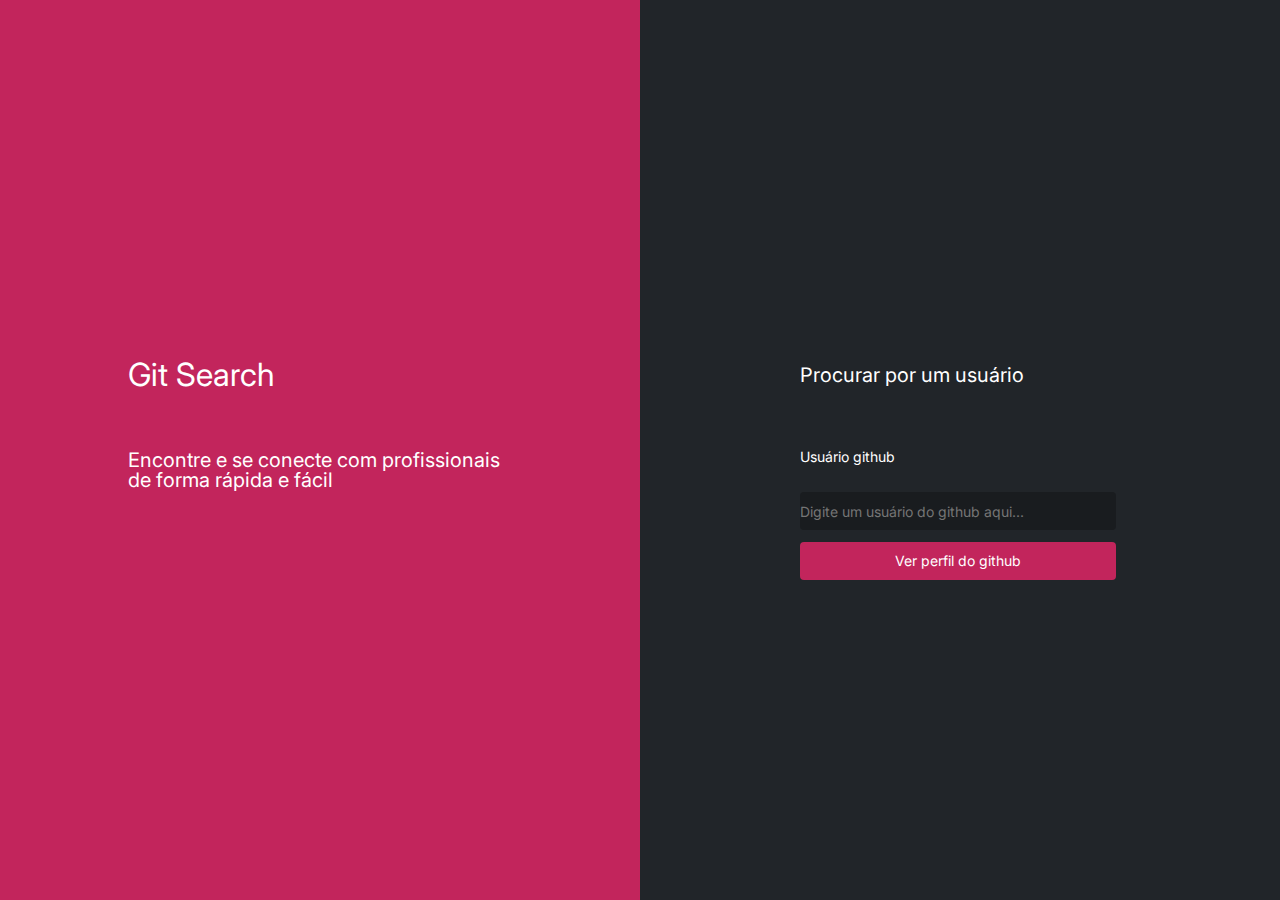
<file: index.html>
<!DOCTYPE html>
<html lang="en">
  <head>
    <meta charset="UTF-8" />
    <meta http-equiv="X-UA-Compatible" content="IE=edge" />
    <meta name="viewport" content="width=device-width, initial-scale=1.0" />

    <!-- FONTES -->
    <link rel="preconnect" href="https://fonts.googleapis.com" />
    <link rel="preconnect" href="https://fonts.gstatic.com" crossorigin />
    <link
      href="https://fonts.googleapis.com/css2?family=Inter:wght@100;200;300;400;500;600;700;800;900&display=swap"
      rel="stylesheet"
    />
    <link rel="stylesheet" href="./src/styles/reset.css">
    <link rel="stylesheet" href="./src/styles/globalStyles.css">
    <link rel="stylesheet" href="./src/styles/sections.css">
    <link rel="stylesheet" href="./src/styles/divs.css">
    <link rel="stylesheet" href="./src/styles/typography.css">
    <link rel="stylesheet" href="./src/styles/inputs.css">
    <link rel="stylesheet" href="./src/styles/buttons.css">
    <link rel="stylesheet" href="./src/styles/imgs.css">
    

    <title>Git Search</title>
  </head>
  <body>
    <section class="main__section">
    </section>
    <script type="module" src="./src/scripts/index.js"></script>
  </body>
</html>
</file>
<file: src/styles/globalStyles.css>
:root {
  --color-brand-1: #c2255c;
  --color-brand-2: #d6336c;
  --color-grey-1: #191c1f;
  --color-grey-2: #212529;
  --color-grey-3: #33363a;
  --color-grey-4: #373b3e;
  --color-grey-6: #a6a8a9;
  --color-grey-7: #ffffff;
  --color-alert: #c22554;
  --font-primary: "Inter", sans-serif;
}

body{
  width: 100%;
}

.body__profile{
  background-color: var(--color-grey-1);
  width: 100%;
  height: 100%;
}

.main__profile{
  display: flex;
  align-items: center;
  justify-content: center;
  background-color: var( --color-grey-2);
}

.bady__error{
  background-color: var(--color-grey-2);
  width: 100%;
}

.main__error{
  display: flex;
  align-items: center;
  justify-content: center;
}
</file>
<file: src/styles/sections.css>
.main__section{
    display: flex;
    flex-direction: row;
    height: 100vh;
}

.sectonProfile{
    width: 70%;
    margin-top: 50px;
}

.sectionError{
    width: 70%;
    height: 100vh;
    display: flex;
    flex-direction: row;
    align-items: center;
    justify-content: center;
}
</file>
<file: src/styles/divs.css>
.divLeft{
    width: 50%;
    height: 100% vh;
    display: flex;
    flex-direction: column;
    align-items: center;
    justify-content: center;
    background-color: var(--color-brand-1);
    color: var(--color-grey-7);
}

.divRight{
    width: 50%;
    display: flex;
    flex-direction: column;
    align-items: center;
    justify-content: center;
    background-color: var(--color-grey-2);
    color: var(--color-grey-7);
}

.divLeftInternal{
    display: flex;
    flex-direction: column;
    height: 300px;
    width: 60%;
}

.divRightInternal
{
    display: flex;
    flex-direction: column;
    height: 300px;
    width: 50%;
}

.card{
    display: flex;
    align-items: center;
    color: var(--color-grey-7);
    font-weight: 500;
    font-size: 24px;
}

.hendlePage{
    display: flex;
    justify-content: space-between;
    padding: 12px;
    margin: 12px;
}

.divErrorleft{
    display: flex;
    flex-direction: column;
    width: 50%;
    height: 250px;
}
</file>
<file: src/styles/typography.css>
.titleLeft{
    display: flex;
    font-size: 32px;
    height: 50%;
    align-items: center;
}
.paragrafLeft{
    font-size: 20px;
    height: 50%;
}

.titleRight{
    height: 50%;
    display: flex;
    align-items: center;
    font-size: 20px;
}

.paragrafRight{
    height: 30px;
    font-size: 14px;
}

.h2User{
    padding: 12px;
    font-size: 24px;
}

.titleRepos{
    display: flex;
    width: 100%;
    height: 80px;
    color: var(--color-grey-7);
    font-size: 20px;
    align-items: center;
}
.paragrafRepos{
    width: 100%;
    height: 80px;
    color: var(--color-grey-6);
    font-size: 14px;

}

.h1ErrorLeft{
    display: flex;
    width: 120px;
    height: 80px;
    align-items: center;
    font-size: 38px;
    font-weight: 600;
    color: var(--color-grey-7);
}

.paragraErrorfLeft{
    width: 70%;
    height: 80px;
    font-size: 20px;
    color: var(--color-grey-7);
    font-size: 16px;
}
</file>
<file: src/styles/inputs.css>
.inputRight{
    width: 316px;
    height: 38px;
    margin: 12px 0;
    background-color: var(--color-grey-1);
    border-radius: 4px;
    color: var(--color-grey-7);
    font-size: 14px;
}
</file>
<file: src/styles/buttons.css>
.buttonRight{
    height: 38px;
    width: 316px;
    border-radius: 4px;
    background-color: var(--color-brand-1);
    color: var(--color-grey-7);
    cursor: pointer;
    font-size: 14px;
}

.btnAnotherUser{
    width: 150px;
    height: 35px;
    border-radius: 8px;
    background-color: var(--color-grey-3);
    color: var(--color-grey-7);
    cursor: pointer;
}

.btnOpenRepos{
    width: 130px;
    height: 30px;
    border-radius: 4px;
    border: 1px solid var(--color-grey-7);
    background-color: var(--color-grey-3);
    color: var(--color-grey-7);
    font-size: 14px;
    cursor: pointer;
}

.btnOpenRepos:hover{
    background-color: var(--color-brand-2);
}


.btnError{
    width: 70%;
    align-items: center;
    justify-content: center;
    height: 50px;
    background-color: var(--color-brand-2);
    color: var(--color-grey-7);
    border-radius: 8px;
    cursor: pointer;
    font-size: 18px;
}
</file>
<file: src/styles/imgs.css>
.imgUser{
    width: 75px;
    height: 75px;
    border-radius: 50%;
    border: solid 2px var(--color-brand-2);
}
</file>
